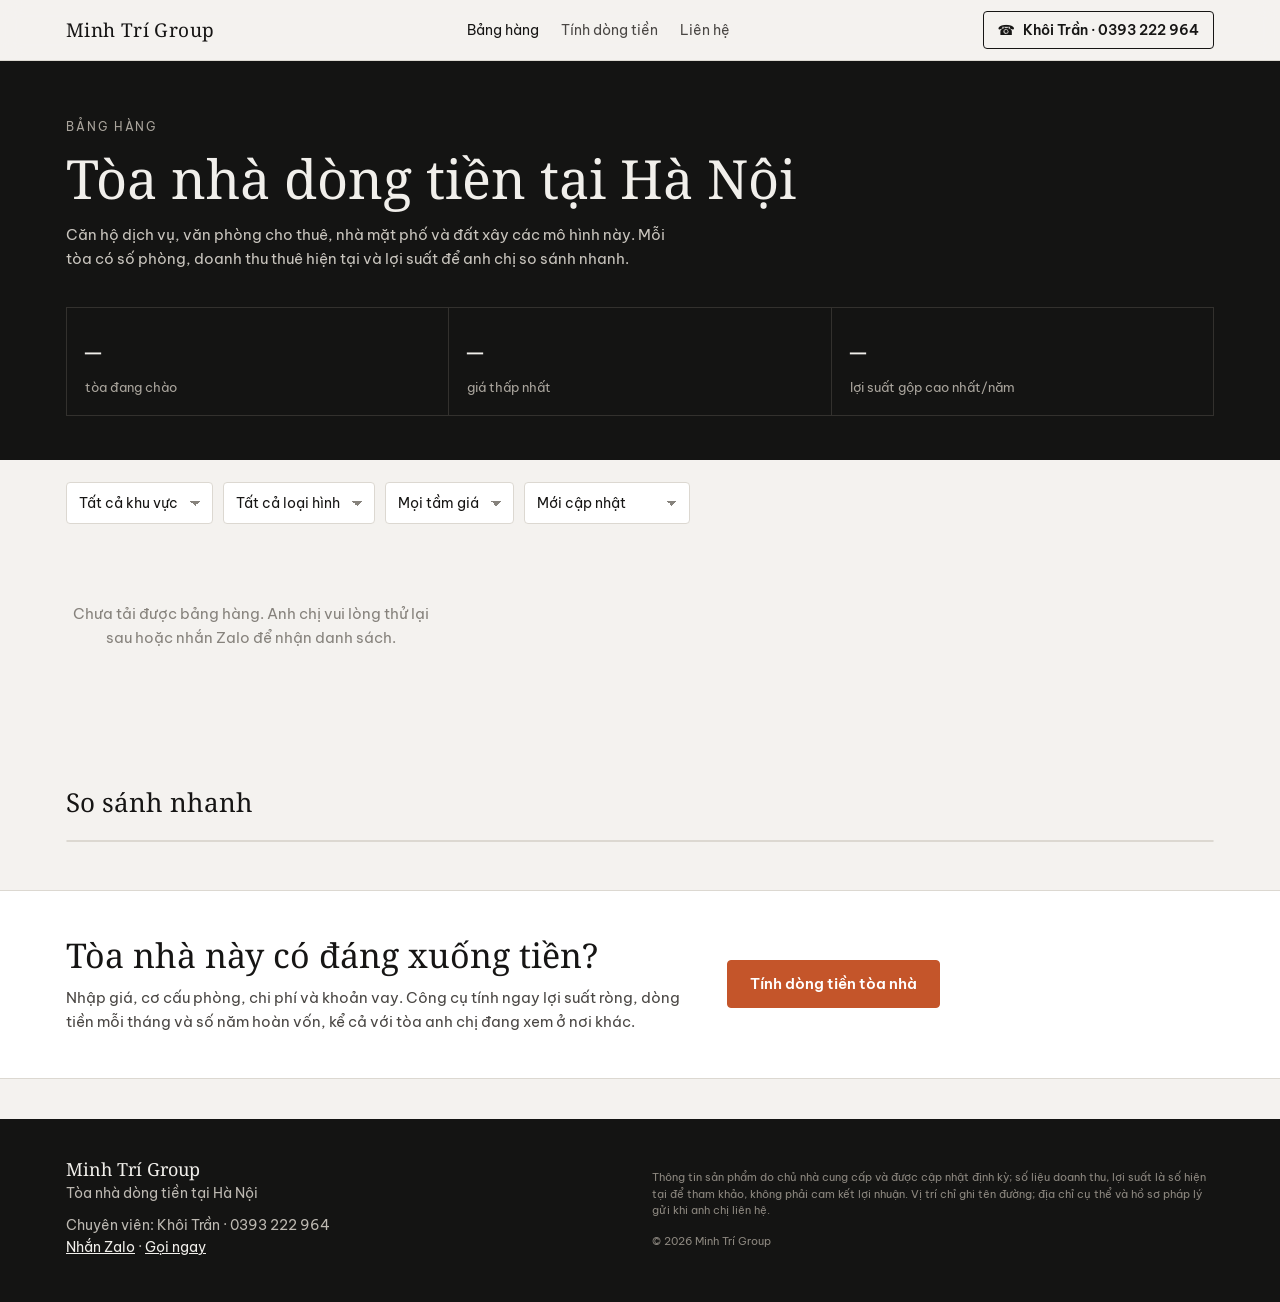
<file: index.html>
<!doctype html>
<html lang="vi">
<head>
<meta charset="utf-8">
<meta name="viewport" content="width=device-width, initial-scale=1">
<title>Tòa nhà dòng tiền Hà Nội | Minh Trí Group</title>
<meta name="description" content="Bảng hàng tòa nhà dòng tiền tại Hà Nội: căn hộ dịch vụ, văn phòng cho thuê, nhà mặt phố. Có số phòng, doanh thu thuê và lợi suất từng tòa, kèm công cụ tự tính dòng tiền.">
<link rel="preconnect" href="https://fonts.googleapis.com">
<link rel="preconnect" href="https://fonts.gstatic.com" crossorigin>
<link href="https://fonts.googleapis.com/css2?family=Be+Vietnam+Pro:wght@400;500;600&family=Noto+Serif:wght@400;600&display=swap" rel="stylesheet">
<link rel="stylesheet" href="assets/style.css">
</head>
<body>
<header class="top"><div class="wrap">
  <a class="logo" href="./" data-brand>Minh Trí Group</a>
  <nav class="nav"><a href="./" aria-current="page">Bảng hàng</a><a href="tinh-dong-tien.html">Tính dòng tiền</a><a href="#lien-he">Liên hệ</a></nav>
  <a class="call" data-tel href="#">☎ <span data-lien-he></span></a>
</div></header>

<section class="hero"><div class="wrap">
  <div class="eyebrow" id="updated">Bảng hàng</div>
  <h1>Tòa nhà dòng tiền tại Hà Nội</h1>
  <p>Căn hộ dịch vụ, văn phòng cho thuê, nhà mặt phố và đất xây các mô hình này. Mỗi tòa có số phòng, doanh thu thuê hiện tại và lợi suất để anh chị so sánh nhanh.</p>
  <div class="stats">
    <div class="stat"><b class="num" id="sCount">–</b><span>tòa đang chào</span></div>
    <div class="stat"><b class="num" id="sMin">–</b><span>giá thấp nhất</span></div>
    <div class="stat"><b class="num" id="sYield">–</b><span>lợi suất gộp cao nhất/năm</span></div>
  </div>
</div></section>

<main class="wrap">
  <div id="demoNote"></div>
  <div class="filters">
    <select id="fArea" aria-label="Khu vực"><option value="">Tất cả khu vực</option></select>
    <select id="fType" aria-label="Loại hình"><option value="">Tất cả loại hình</option></select>
    <select id="fPrice" aria-label="Khoảng giá">
      <option value="">Mọi tầm giá</option><option value="0-15">Dưới 15 tỷ</option><option value="15-20">15 – 20 tỷ</option>
      <option value="20-30">20 – 30 tỷ</option><option value="30-50">30 – 50 tỷ</option><option value="50-9999">Trên 50 tỷ</option>
    </select>
    <select id="fSort" aria-label="Sắp xếp">
      <option value="">Mới cập nhật</option><option value="yield">Lợi suất cao nhất</option>
      <option value="price-asc">Giá thấp đến cao</option><option value="price-desc">Giá cao đến thấp</option>
    </select>
    <span class="count" id="count"></span>
  </div>
  <div class="chips" id="areaChips"></div>
  <div class="grid" id="grid"><div class="state">Đang tải bảng hàng…</div></div>

  <h2 class="sec">So sánh nhanh</h2>
  <div class="tbl-wrap"><table class="tbl" id="tbl"></table></div>
</main>

<section class="band"><div class="wrap">
  <div>
    <h2>Tòa nhà này có đáng xuống tiền?</h2>
    <p>Nhập giá, cơ cấu phòng, chi phí và khoản vay. Công cụ tính ngay lợi suất ròng, dòng tiền mỗi tháng và số năm hoàn vốn, kể cả với tòa anh chị đang xem ở nơi khác.</p>
  </div>
  <div class="btns"><a class="btn primary" href="tinh-dong-tien.html">Tính dòng tiền tòa nhà</a></div>
</div></section>

<footer class="foot" id="lien-he"><div class="wrap">
  <div><b data-brand>Minh Trí Group</b><div data-slogan></div><div style="margin-top:10px">Chuyên viên: <span data-lien-he></span></div><div><a data-zalo href="#">Nhắn Zalo</a> · <a data-tel href="#">Gọi ngay</a></div></div>
  <div><small>Thông tin sản phẩm do chủ nhà cung cấp và được cập nhật định kỳ; số liệu doanh thu, lợi suất là số hiện tại để tham khảo, không phải cam kết lợi nhuận. Vị trí chỉ ghi tên đường; địa chỉ cụ thể và hồ sơ pháp lý gửi khi anh chị liên hệ.</small><small>© <span data-nam></span> <span data-brand>Minh Trí Group</span></small></div>
</div></footer>
<div class="fab"><a class="t" data-tel href="#">Gọi</a><a class="z" data-zalo href="#">Zalo</a></div>

<script src="assets/config.js"></script>
<script src="assets/app.js"></script>
<script>
(async () => {
  const { taiBangHang, fmt, pct, esc, viTri, dangBan, nhanTrangThai } = BDS;
  const grid = document.getElementById("grid");
  let ds = [], demo = false;
  try { ({ ds, demo } = await taiBangHang()); }
  catch (e) { grid.innerHTML = '<div class="state">Chưa tải được bảng hàng. Anh chị vui lòng thử lại sau hoặc nhắn Zalo để nhận danh sách.</div>'; return; }
  if (demo) document.getElementById("demoNote").innerHTML = '<div class="demo-note"><b>Dữ liệu minh họa</b> – chỉ để xem bố cục, không phải sản phẩm thật.</div>';

  const dang = ds.filter(dangBan);
  document.getElementById("sCount").textContent = fmt(dang.length);
  const gias = dang.map(s => s.giaSo).filter(isFinite);
  document.getElementById("sMin").textContent = gias.length ? fmt(Math.min(...gias), 1) + " tỷ" : "–";
  const ys = dang.map(s => s.loiSuatSo).filter(isFinite);
  document.getElementById("sYield").textContent = ys.length ? pct(Math.max(...ys)) : "–";
  const ngay = ds.map(s => s.capNhat).filter(Boolean).sort((a, b) => toDate(b) - toDate(a))[0];
  if (ngay) document.getElementById("updated").textContent = "Bảng hàng · cập nhật " + ngay;
  function toDate(s) { const m = String(s).match(/(\d{1,2})\/(\d{1,2})\/(\d{4})/); return m ? new Date(+m[3], m[2] - 1, +m[1]) : new Date(0); }

  // Bộ lọc
  const uniq = k => [...new Set(ds.map(s => s[k]).filter(Boolean))].sort((a, b) => a.localeCompare(b, "vi"));
  const fArea = document.getElementById("fArea"), fType = document.getElementById("fType");
  uniq("khuVuc").forEach(v => fArea.add(new Option(v + " (" + ds.filter(s => s.khuVuc === v).length + ")", v)));
  uniq("loai").forEach(v => fType.add(new Option(v, v)));
  const chips = document.getElementById("areaChips");
  chips.innerHTML = uniq("khuVuc").map(v => `<button class="chip" type="button" data-v="${esc(v)}" aria-pressed="false">${esc(v)} <span class="num">${ds.filter(s => s.khuVuc === v).length}</span></button>`).join("");
  chips.onclick = e => { const b = e.target.closest(".chip"); if (!b) return; fArea.value = fArea.value === b.dataset.v ? "" : b.dataset.v; render(); };
  ["fArea", "fType", "fPrice", "fSort"].forEach(id => document.getElementById(id).onchange = render);

  function render() {
    const area = fArea.value, type = fType.value, pr = document.getElementById("fPrice").value, sort = document.getElementById("fSort").value;
    let list = ds.filter(s => (!area || s.khuVuc === area) && (!type || s.loai === type));
    if (pr) { const [a, b] = pr.split("-").map(Number); list = list.filter(s => s.giaSo >= a && s.giaSo < b); }
    if (sort === "yield") list.sort((a, b) => (b.loiSuatSo || 0) - (a.loiSuatSo || 0));
    else if (sort === "price-asc") list.sort((a, b) => (a.giaSo || 1e9) - (b.giaSo || 1e9));
    else if (sort === "price-desc") list.sort((a, b) => (b.giaSo || 0) - (a.giaSo || 0));
    list.sort((a, b) => dangBan(b) - dangBan(a));
    chips.querySelectorAll(".chip").forEach(c => c.setAttribute("aria-pressed", c.dataset.v === area));
    document.getElementById("count").textContent = list.length + " tòa";
    grid.innerHTML = list.length ? list.map(card).join("") : '<div class="state">Chưa có tòa phù hợp bộ lọc. Nhắn Zalo để được gửi hàng chưa đăng.</div>';
    document.getElementById("tbl").innerHTML = "<thead><tr><th>Mã</th><th>Vị trí</th><th>Loại hình</th><th class='r'>Phòng</th><th class='r'>DT đất</th><th class='r'>Giá</th><th class='r'>Doanh thu/tháng</th><th class='r'>Lợi suất gộp</th><th>Trạng thái</th></tr></thead><tbody>" +
      list.map(s => `<tr><td><a href="toa-nha.html?ma=${encodeURIComponent(s.ma)}">${esc(s.ma)}</a></td><td>${esc(viTri(s))}</td><td>${esc(s.loai)}</td><td class="r num">${esc(s.phong || "–")}</td><td class="r num">${isFinite(s.dtDatSo) ? fmt(s.dtDatSo, 1) + " m²" : "–"}</td><td class="r num">${isFinite(s.giaSo) ? fmt(s.giaSo, 1) + " tỷ" : "–"}</td><td class="r num">${isFinite(s.doanhThuSo) ? fmt(s.doanhThuSo, 1) + " tr" : "–"}</td><td class="r num">${pct(s.loiSuatSo)}</td><td>${esc(nhanTrangThai(s))}</td></tr>`).join("") + "</tbody>";
  }
  function card(s) {
    const sold = !dangBan(s);
    const ph = s.anhUrl ? `<img src="${esc(s.anhUrl)}" alt="${esc(s.loai + " " + viTri(s))}" loading="lazy" referrerpolicy="no-referrer" onerror="this.remove()">` : "";
    const specs = [["Phòng", s.phong], ["DT đất", isFinite(s.dtDatSo) ? fmt(s.dtDatSo, 1) + " m²" : ""], ["Số tầng", s.tang], ["Doanh thu", isFinite(s.doanhThuSo) ? fmt(s.doanhThuSo, 1) + " tr/th" : ""], ["Đơn giá", isFinite(s.donGiaSo) ? fmt(s.donGiaSo) + " tr/m²" : ""], ["Mặt tiền", s.matTien ? s.matTien + " m" : ""]].filter(x => x[1]).slice(0, 6);
    return `<a class="card" href="toa-nha.html?ma=${encodeURIComponent(s.ma)}">
      <div class="ph"><div class="noimg">${esc(s.loai || "Tòa nhà")}</div>${ph}<span class="badge${sold ? " sold" : ""}">${esc(nhanTrangThai(s))}</span></div>
      <div class="body">
        <div class="meta">${esc(s.ma)} · ${esc(s.loai)}${s.hinhThuc && s.hinhThuc !== "Bán" ? " · " + esc(s.hinhThuc) : ""}</div>
        <h3 class="title">${esc(viTri(s) || "Hà Nội")}</h3>
        <div class="specs">${specs.map(([k, v]) => `<div>${k}<b class="num">${esc(v)}</b></div>`).join("")}</div>
        <div class="price"><b class="num">${isFinite(s.giaSo) ? fmt(s.giaSo, 1) + " tỷ" : "Liên hệ"}</b>${isFinite(s.loiSuatSo) ? `<span class="yield num">${pct(s.loiSuatSo)}/năm</span>` : ""}</div>
        <span class="more">Xem chi tiết →</span>
      </div></a>`;
  }
  render();
})();
</script>
</body>
</html>
</file>
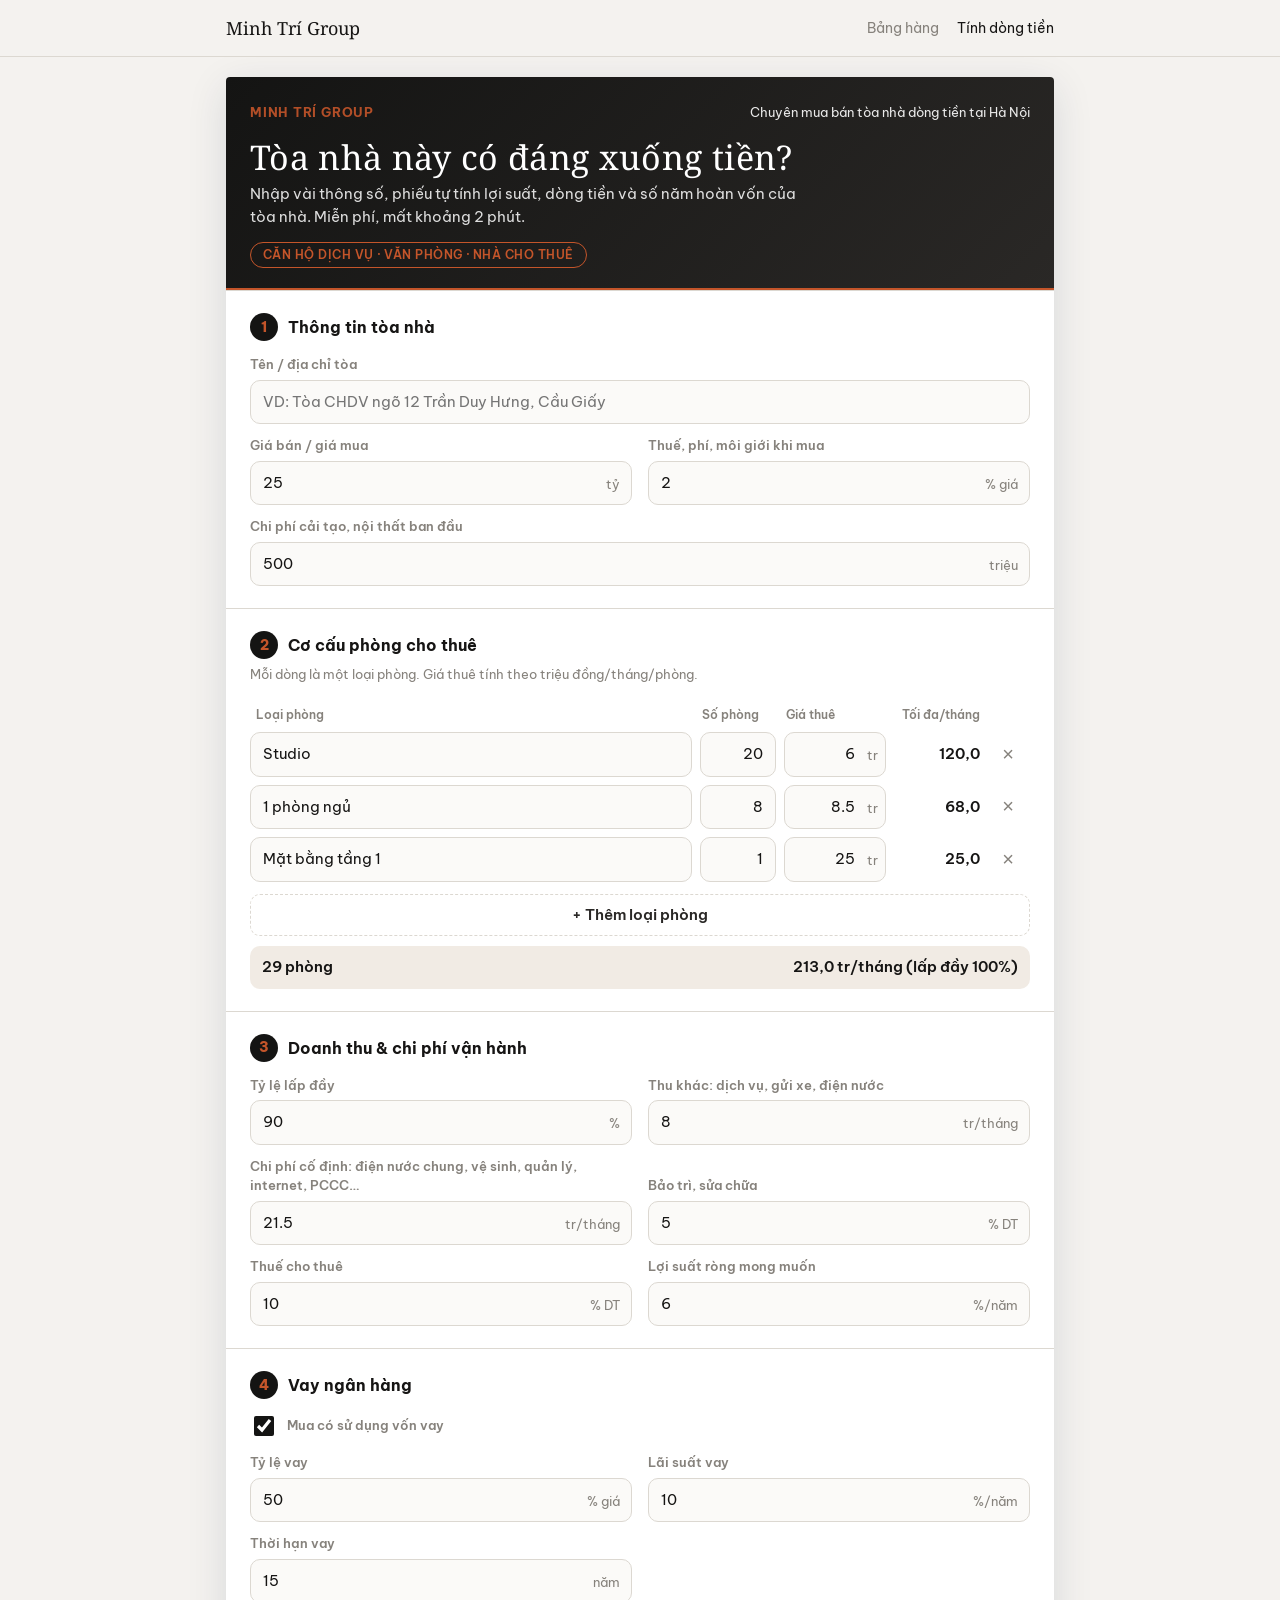
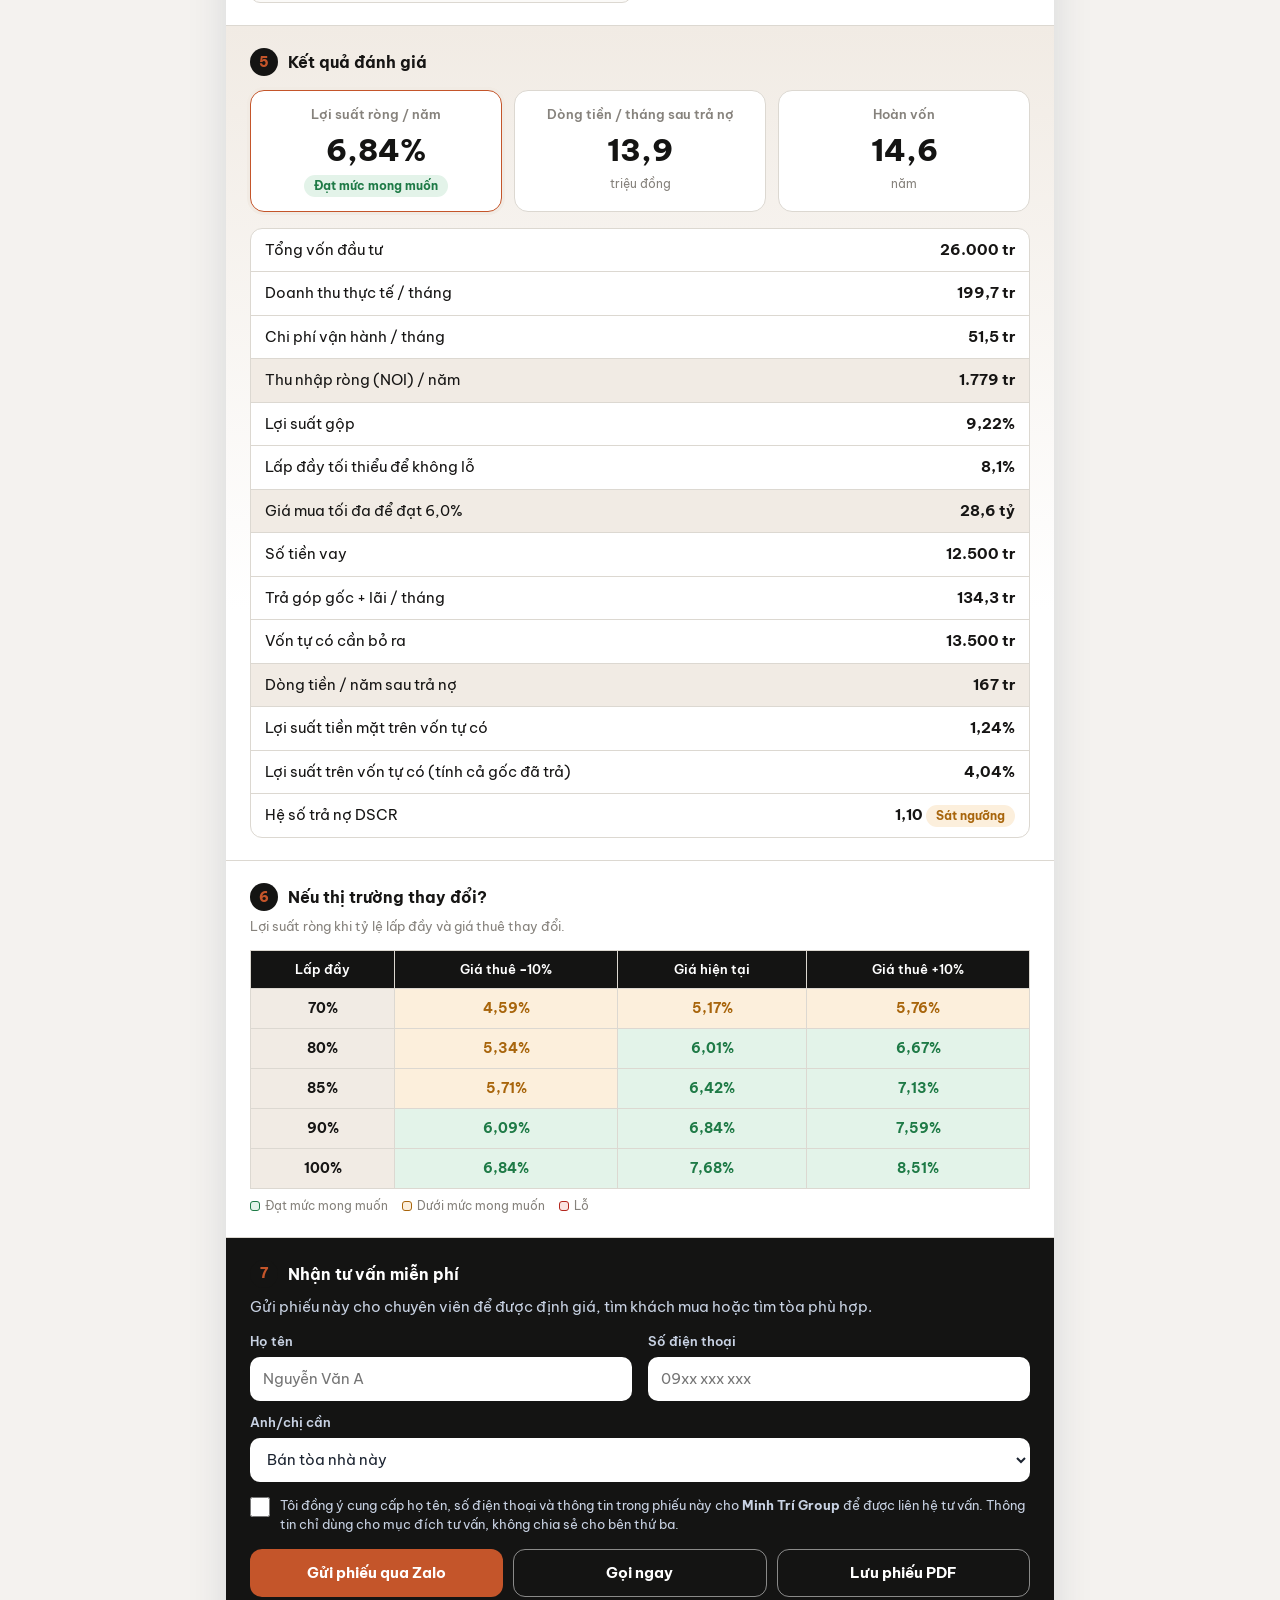
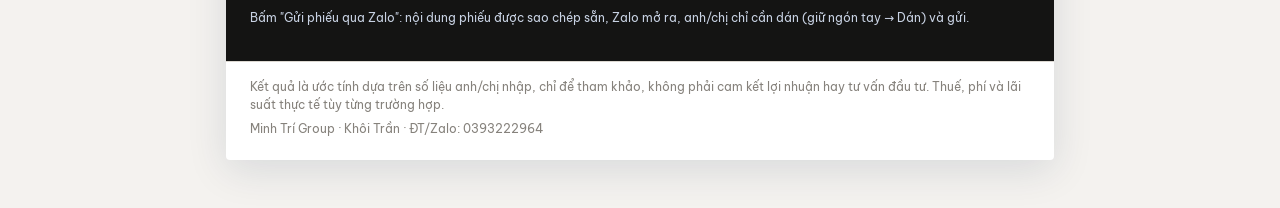
<file: tinh-dong-tien.html>
<!doctype html>
<html lang="vi">
<head>
<meta charset="utf-8">
<meta name="viewport" content="width=device-width, initial-scale=1">
<title>Tính dòng tiền tòa nhà | Minh Trí Group</title>
<meta name="description" content="Tự đánh giá lợi suất và dòng tiền tòa nhà cho thuê trong 2 phút.">
<link rel="preconnect" href="https://fonts.googleapis.com">
<link rel="preconnect" href="https://fonts.gstatic.com" crossorigin>
<link href="https://fonts.googleapis.com/css2?family=Be+Vietnam+Pro:wght@400;500;600;700;800&family=Noto+Serif:wght@400;600&display=swap" rel="stylesheet">
<style>
/* =========================================================
   CẤU HÌNH NHANH: sửa thông tin liên hệ ở cuối file (const LIEN_HE)
   ========================================================= */
:root{
  --navy:#141413; --navy-2:#2a2826; --gold:#c4552a; --gold-soft:#f1ebe4;
  --bg:#f4f2ef; --card:#ffffff; --ink:#161514; --muted:#86827c; --line:#dcd8d1;
  --good:#1e7a46; --good-bg:#e3f3e9; --warn:#a8650c; --warn-bg:#fcefdc; --bad:#b3261e; --bad-bg:#fbe3e1;
  --input:#fbfaf8;
}
@media (prefers-color-scheme: dark){
  :root:not([data-theme="light"]){
    --bg:#0f1520; --card:#18202d; --ink:#e7ebf2; --muted:#9aa6b8; --line:#2b3546;
    --gold-soft:#2a2420; --input:#1f2836;
    --good-bg:#16352a; --warn-bg:#3a2c16; --bad-bg:#3d1e1c; --good:#5fd08f; --warn:#f0b35a; --bad:#ff8a80;
  }
}
:root[data-theme="dark"]{
  --bg:#0f1520; --card:#18202d; --ink:#e7ebf2; --muted:#9aa6b8; --line:#2b3546;
  --gold-soft:#2a2420; --input:#1f2836;
  --good-bg:#16352a; --warn-bg:#3a2c16; --bad-bg:#3d1e1c; --good:#5fd08f; --warn:#f0b35a; --bad:#ff8a80;
}
:root[data-theme="dark"] .num{background:var(--gold);color:var(--navy)}
:root[data-theme="dark"] .add{color:var(--gold)}
:root[data-theme="dark"] .kpi .v{color:var(--gold)}
*{box-sizing:border-box}
html{-webkit-text-size-adjust:100%}
body{margin:0;background:var(--bg);color:var(--ink);font-family:"Be Vietnam Pro",system-ui,-apple-system,"Segoe UI",Roboto,sans-serif;font-size:15px;line-height:1.5}
.wrap{max-width:860px;margin:0 auto;padding:20px 16px 48px}
.sheet{background:var(--card);border-radius:4px;box-shadow:0 10px 40px rgba(19,41,75,.12);overflow:hidden}

/* Header phiếu */
.head{background:linear-gradient(135deg,var(--navy),var(--navy-2));color:#fff;padding:26px 24px 22px;position:relative}
.head::after{content:"";position:absolute;left:0;right:0;bottom:0;height:2px;background:var(--gold)}
.brand{display:flex;justify-content:space-between;gap:12px;flex-wrap:wrap;font-size:13px;opacity:.9}
.brand b{color:var(--gold);letter-spacing:.06em;text-transform:uppercase}
.head h1{margin:14px 0 6px;font-family:"Noto Serif",serif;font-size:clamp(24px,4.6vw,34px);line-height:1.2;font-weight:400;letter-spacing:.01em}
.head p{margin:0;opacity:.85;max-width:560px}
.stamp{display:inline-block;margin-top:14px;border:1.5px solid var(--gold);color:var(--gold);border-radius:999px;padding:3px 12px;font-size:12px;font-weight:600;letter-spacing:.04em}

/* Section */
.sec{padding:22px 24px;border-top:1px solid var(--line)}
.sec h2{display:flex;align-items:center;gap:10px;margin:0 0 14px;font-size:16px;font-weight:700;color:var(--ink)}
.num{flex:none;width:28px;height:28px;border-radius:50%;background:var(--navy);color:var(--gold);display:grid;place-items:center;font-size:14px;font-weight:800}
@media (prefers-color-scheme: dark){:root:not([data-theme="light"]) .num{background:var(--gold);color:var(--navy)}}
.hint{font-size:12.5px;color:var(--muted);margin:-8px 0 14px}
.grid{display:grid;grid-template-columns:repeat(2,minmax(0,1fr));gap:12px 16px;align-items:end}
.full{grid-column:1/-1}
label{display:block;font-size:13px;font-weight:600;color:var(--muted);margin-bottom:5px}
.field{position:relative}
input,select{width:100%;font:inherit;color:var(--ink);background:var(--input);border:1.5px solid var(--line);border-radius:10px;padding:10px 12px;min-height:44px;outline:none;transition:border-color .15s}
input:focus,select:focus{border-color:var(--gold)}
.unit{position:absolute;right:12px;bottom:11px;font-size:13px;color:var(--muted);pointer-events:none}
.field.has-unit input{padding-right:64px}
input[type=number]{-moz-appearance:textfield}
input::-webkit-outer-spin-button,input::-webkit-inner-spin-button{-webkit-appearance:none;margin:0}

/* Bảng phòng */
.rooms{width:100%;border-collapse:separate;border-spacing:0 8px}
.rooms th{font-size:12px;font-weight:600;color:var(--muted);text-align:left;padding:0 6px}
.rooms td{padding:0 4px;vertical-align:middle}
.rooms td:first-child{padding-left:0}
.rooms .del{background:none;border:0;color:var(--muted);font-size:20px;cursor:pointer;width:36px;height:44px;border-radius:8px}
.rooms .del:hover{background:var(--bad-bg);color:var(--bad)}
.rooms .sub{font-weight:600;white-space:nowrap;text-align:right;padding-right:6px}
.rooms .rc,.rooms .rr{text-align:right}
.rooms .rc{padding-right:12px}
.add{margin-top:4px;background:none;border:1.5px dashed var(--line);color:var(--navy-2);font:inherit;font-weight:600;border-radius:10px;padding:9px 14px;cursor:pointer;width:100%}
@media (prefers-color-scheme: dark){:root:not([data-theme="light"]) .add{color:var(--gold)}}
.total{display:flex;justify-content:space-between;margin-top:10px;padding:10px 12px;background:var(--gold-soft);border-radius:10px;font-weight:600}

/* Kết quả */
.result{background:linear-gradient(180deg,var(--gold-soft),transparent 70%)}
.kpis{display:grid;grid-template-columns:repeat(3,minmax(0,1fr));gap:12px}
.kpi{background:var(--card);border:1.5px solid var(--line);border-radius:14px;padding:14px;text-align:center}
.kpi.main{border-color:var(--gold);box-shadow:0 0 0 3px var(--gold-soft)}
.kpi .k{font-size:12.5px;color:var(--muted);font-weight:600}
.kpi .v{font-size:clamp(22px,4.2vw,30px);font-weight:800;color:var(--navy);margin:4px 0 2px;font-variant-numeric:tabular-nums}
@media (prefers-color-scheme: dark){:root:not([data-theme="light"]) .kpi .v{color:var(--gold)}}
.kpi .s{font-size:12px;color:var(--muted)}
.rows{margin-top:16px;border:1px solid var(--line);border-radius:12px;overflow:hidden;background:var(--card)}
.row{display:flex;justify-content:space-between;gap:12px;padding:10px 14px;border-top:1px solid var(--line)}
.row:first-child{border-top:0}
.row span:last-child{font-weight:700;font-variant-numeric:tabular-nums;text-align:right}
.row.hl{background:var(--gold-soft)}
.tag{display:inline-block;padding:2px 10px;border-radius:999px;font-size:12px;font-weight:700}
.tag.good{background:var(--good-bg);color:var(--good)} .tag.warn{background:var(--warn-bg);color:var(--warn)} .tag.bad{background:var(--bad-bg);color:var(--bad)}

/* Độ nhạy */
.sens{width:100%;border-collapse:collapse;font-variant-numeric:tabular-nums;font-size:14px}
.sens th,.sens td{border:1px solid var(--line);padding:9px 6px;text-align:center}
.sens th{background:var(--navy);color:#fff;font-weight:600;font-size:12.5px}
.sens td:first-child{font-weight:700;background:var(--gold-soft)}
.sens td.good{background:var(--good-bg);color:var(--good);font-weight:700}
.sens td.warn{background:var(--warn-bg);color:var(--warn);font-weight:700}
.sens td.bad{background:var(--bad-bg);color:var(--bad);font-weight:700}
.legend{display:flex;gap:14px;flex-wrap:wrap;font-size:12px;color:var(--muted);margin-top:8px}
.legend i{display:inline-block;width:10px;height:10px;border-radius:3px;margin-right:5px;vertical-align:-1px}

/* Vay */
.toggle{display:flex;align-items:center;gap:10px;font-weight:600;cursor:pointer;user-select:none}
.toggle input{width:20px;height:20px;min-height:0;accent-color:var(--navy)}
#loanBox[hidden]{display:none}

/* Liên hệ / CTA */
.cta{background:var(--navy);color:#fff}
.cta h2{color:#fff}
.cta label{color:#c8d2e3}
.cta input,.cta select{background:#fff;color:#1b2330;border-color:transparent}
.btns{display:flex;gap:10px;flex-wrap:wrap;margin-top:16px}
.btn{flex:1 1 200px;display:inline-flex;align-items:center;justify-content:center;gap:8px;min-height:48px;border-radius:12px;border:0;font:inherit;font-weight:700;cursor:pointer;text-decoration:none;padding:0 16px}
.btn.gold{background:var(--gold);color:#fff}
.btn.ghost{background:transparent;color:#fff;border:1.5px solid rgba(255,255,255,.5)}
.btn:hover{filter:brightness(1.06)}
.note{font-size:12px;color:#c8d2e3;margin-top:12px}
.toast{position:fixed;left:50%;bottom:22px;transform:translateX(-50%) translateY(20px);background:#111a;backdrop-filter:blur(6px);background:rgba(17,26,40,.92);color:#fff;padding:10px 16px;border-radius:10px;font-size:14px;opacity:0;transition:.25s;pointer-events:none;max-width:calc(100% - 32px);text-align:center}
.toast.on{opacity:1;transform:translateX(-50%)}
.foot{padding:16px 24px 22px;font-size:12px;color:var(--muted);border-top:1px solid var(--line)}
.err{color:var(--bad);font-size:12.5px;margin-top:6px;display:none}
.cta .err{color:#ffb4ab}
.consent{display:flex;gap:10px;align-items:flex-start;margin-top:14px;font-size:13px;font-weight:400;line-height:1.45;color:#dfe6f2;cursor:pointer}
.consent input{flex:none;width:20px;height:20px;min-height:0;margin:1px 0 0;accent-color:var(--gold)}

@media (max-width:620px){
  .wrap{padding:12px 12px 40px}
  .head,.sec,.foot{padding-left:16px;padding-right:16px}
  .grid{grid-template-columns:1fr}
  .kpis{grid-template-columns:1fr 1fr}
  .kpi.main{grid-column:1/-1}
  .rooms th:nth-child(4),.rooms td:nth-child(4){display:none}
}
@media print{
  body{background:#fff}
  .wrap{padding:0;max-width:none}
  .sheet{box-shadow:none;border-radius:0}
  .add,.del,.btns,.cta .note,#contactFields,#consentBox,.toast{display:none!important}
  .sec{break-inside:avoid}
  .cta{background:#fff;color:#000}
  .cta h2{color:#000}
}
.sitebar{position:sticky;top:0;z-index:20;background:var(--bg);border-bottom:1px solid var(--line)}
.sitebar .in{max-width:860px;margin:0 auto;padding:0 16px;height:56px;display:flex;align-items:center;justify-content:space-between;gap:12px}
.sitebar a{text-decoration:none;color:var(--ink)}
.sitebar .lg{font-family:"Noto Serif",serif;font-size:18px}
.sitebar nav{display:flex;gap:18px;font-size:14px}
.sitebar nav a{color:var(--muted)}
.prefill{background:var(--gold-soft);border-radius:4px;padding:10px 12px;font-size:13px;margin:-4px 0 14px}
</style>
</head>
<body>
<div class="sitebar"><div class="in"><a class="lg" href="./" id="siteBrand">Minh Trí Group</a><nav><a href="./">Bảng hàng</a><a href="tinh-dong-tien.html" style="color:var(--ink)">Tính dòng tiền</a></nav></div></div>
<div class="wrap">
<div class="sheet">

  <header class="head">
    <div class="brand"><b id="brandName">Minh Trí Group</b><span id="brandLine">Chuyên mua bán tòa nhà dòng tiền tại Hà Nội</span></div>
    <h1>Tòa nhà này có đáng xuống tiền?</h1>
    <p>Nhập vài thông số, phiếu tự tính lợi suất, dòng tiền và số năm hoàn vốn của tòa nhà. Miễn phí, mất khoảng 2 phút.</p>
    <span class="stamp">CĂN HỘ DỊCH VỤ · VĂN PHÒNG · NHÀ CHO THUÊ</span>
    <div id="prefillNote"></div>
  </header>

  <section class="sec">
    <h2><span class="num">1</span>Thông tin tòa nhà</h2>
    <div class="grid">
      <div class="full"><label for="name">Tên / địa chỉ tòa</label><input id="name" placeholder="VD: Tòa CHDV ngõ 12 Trần Duy Hưng, Cầu Giấy"></div>
      <div class="field has-unit"><label for="price">Giá bán / giá mua</label><input id="price" type="number" inputmode="decimal" step="0.1" value="25"><span class="unit">tỷ</span></div>
      <div class="field has-unit"><label for="fee">Thuế, phí, môi giới khi mua</label><input id="fee" type="number" inputmode="decimal" step="0.1" value="2"><span class="unit">% giá</span></div>
      <div class="field has-unit full"><label for="reno">Chi phí cải tạo, nội thất ban đầu</label><input id="reno" type="number" inputmode="decimal" value="500"><span class="unit">triệu</span></div>
    </div>
  </section>

  <section class="sec">
    <h2><span class="num">2</span>Cơ cấu phòng cho thuê</h2>
    <p class="hint">Mỗi dòng là một loại phòng. Giá thuê tính theo triệu đồng/tháng/phòng.</p>
    <table class="rooms" id="rooms">
      <thead><tr><th>Loại phòng</th><th style="width:84px">Số phòng</th><th style="width:110px">Giá thuê</th><th style="width:96px;text-align:right">Tối đa/tháng</th><th style="width:36px"></th></tr></thead>
      <tbody></tbody>
    </table>
    <button class="add" id="addRoom" type="button">+ Thêm loại phòng</button>
    <div class="total"><span id="roomCount">0 phòng</span><span id="maxRev">0 tr/tháng</span></div>
  </section>

  <section class="sec">
    <h2><span class="num">3</span>Doanh thu &amp; chi phí vận hành</h2>
    <div class="grid">
      <div class="field has-unit"><label for="occ">Tỷ lệ lấp đầy</label><input id="occ" type="number" inputmode="decimal" min="0" max="100" value="90"><span class="unit">%</span></div>
      <div class="field has-unit"><label for="other">Thu khác: dịch vụ, gửi xe, điện nước</label><input id="other" type="number" inputmode="decimal" value="8"><span class="unit">tr/tháng</span></div>
      <div class="field has-unit"><label for="fixed">Chi phí cố định: điện nước chung, vệ sinh, quản lý, internet, PCCC…</label><input id="fixed" type="number" inputmode="decimal" value="21.5"><span class="unit">tr/tháng</span></div>
      <div class="field has-unit"><label for="maint">Bảo trì, sửa chữa</label><input id="maint" type="number" inputmode="decimal" value="5"><span class="unit">% DT</span></div>
      <div class="field has-unit"><label for="tax">Thuế cho thuê</label><input id="tax" type="number" inputmode="decimal" value="10"><span class="unit">% DT</span></div>
      <div class="field has-unit"><label for="target">Lợi suất ròng mong muốn</label><input id="target" type="number" inputmode="decimal" step="0.1" value="6"><span class="unit">%/năm</span></div>
    </div>
  </section>

  <section class="sec">
    <h2><span class="num">4</span>Vay ngân hàng</h2>
    <label class="toggle"><input type="checkbox" id="useLoan" checked> Mua có sử dụng vốn vay</label>
    <div id="loanBox" style="margin-top:14px">
      <div class="grid">
        <div class="field has-unit"><label for="ltv">Tỷ lệ vay</label><input id="ltv" type="number" inputmode="decimal" min="0" max="90" value="50"><span class="unit">% giá</span></div>
        <div class="field has-unit"><label for="rate">Lãi suất vay</label><input id="rate" type="number" inputmode="decimal" step="0.1" value="10"><span class="unit">%/năm</span></div>
        <div class="field has-unit"><label for="term">Thời hạn vay</label><input id="term" type="number" inputmode="numeric" value="15"><span class="unit">năm</span></div>
      </div>
    </div>
  </section>

  <section class="sec result" aria-live="polite">
    <h2><span class="num">5</span>Kết quả đánh giá</h2>
    <div class="kpis">
      <div class="kpi main"><div class="k">Lợi suất ròng / năm</div><div class="v" id="kNet">–</div><div class="s" id="kNetTag"></div></div>
      <div class="kpi"><div class="k" id="kCfLabel">Dòng tiền ròng / tháng</div><div class="v" id="kCf">–</div><div class="s" id="kCfSub">triệu đồng</div></div>
      <div class="kpi"><div class="k">Hoàn vốn</div><div class="v" id="kPay">–</div><div class="s">năm</div></div>
    </div>
    <div class="rows" id="detail"></div>
  </section>

  <section class="sec">
    <h2><span class="num">6</span>Nếu thị trường thay đổi?</h2>
    <p class="hint">Lợi suất ròng khi tỷ lệ lấp đầy và giá thuê thay đổi.</p>
    <div style="overflow-x:auto"><table class="sens" id="sens"></table></div>
    <div class="legend"><span><i style="background:var(--good-bg);border:1px solid var(--good)"></i>Đạt mức mong muốn</span><span><i style="background:var(--warn-bg);border:1px solid var(--warn)"></i>Dưới mức mong muốn</span><span><i style="background:var(--bad-bg);border:1px solid var(--bad)"></i>Lỗ</span></div>
  </section>

  <section class="sec cta">
    <h2><span class="num">7</span>Nhận tư vấn miễn phí</h2>
    <p style="margin:-6px 0 14px;color:#c8d2e3">Gửi phiếu này cho chuyên viên để được định giá, tìm khách mua hoặc tìm tòa phù hợp.</p>
    <div class="grid" id="contactFields">
      <div><label for="cName">Họ tên</label><input id="cName" autocomplete="name" placeholder="Nguyễn Văn A"></div>
      <div><label for="cPhone">Số điện thoại</label><input id="cPhone" type="tel" inputmode="tel" autocomplete="tel" placeholder="09xx xxx xxx"></div>
      <div class="full"><label for="cNeed">Anh/chị cần</label>
        <select id="cNeed">
          <option>Bán tòa nhà này</option>
          <option>Mua tòa nhà dòng tiền</option>
          <option>Ước tính giá trị tòa nhà</option>
          <option>Tư vấn vận hành, tăng lợi suất</option>
        </select>
      </div>
    </div>
    <label class="consent" id="consentBox"><input type="checkbox" id="consent"><span>Tôi đồng ý cung cấp họ tên, số điện thoại và thông tin trong phiếu này cho <b id="consentBrand">Minh Trí Group</b> để được liên hệ tư vấn. Thông tin chỉ dùng cho mục đích tư vấn, không chia sẻ cho bên thứ ba.</span></label>
    <div class="err" id="err">Vui lòng nhập họ tên và số điện thoại để chuyên viên liên hệ lại.</div>
    <div class="btns">
      <button class="btn gold" id="sendZalo" type="button">Gửi phiếu qua Zalo</button>
      <a class="btn ghost" id="callBtn" href="#" target="_blank" rel="noopener">Gọi ngay</a>
      <button class="btn ghost" id="printBtn" type="button">Lưu phiếu PDF</button>
    </div>
    <p class="note">Bấm "Gửi phiếu qua Zalo": nội dung phiếu được sao chép sẵn, Zalo mở ra, anh/chị chỉ cần dán (giữ ngón tay → Dán) và gửi.</p>
  </section>

  <footer class="foot">
    Kết quả là ước tính dựa trên số liệu anh/chị nhập, chỉ để tham khảo, không phải cam kết lợi nhuận hay tư vấn đầu tư. Thuế, phí và lãi suất thực tế tùy từng trường hợp.
    <div style="margin-top:6px" id="footContact"></div>
  </footer>
</div>
</div>
<div class="toast" id="toast"></div>

<script src="assets/config.js"></script>
<script>
/* =========================================================
   THÔNG TIN LIÊN HỆ – SỬA 4 DÒNG NÀY TRƯỚC KHI ĐĂNG
   zalo: số điện thoại đăng ký Zalo, viết liền, ví dụ "0912345678"
   ========================================================= */
const LIEN_HE = {
  thuongHieu: CAU_HINH.thuongHieu,
  nguoiPhuTrach: CAU_HINH.chuyenVien,
  dienThoai: CAU_HINH.dienThoai,
  zalo: CAU_HINH.zalo
};
document.getElementById("siteBrand").textContent = CAU_HINH.thuongHieu;

const $ = id => document.getElementById(id);
const num = id => { const v = parseFloat(String($(id).value).replace(",", ".")); return isFinite(v) ? v : 0; };
const fmt = (v, d = 0) => isFinite(v) ? v.toLocaleString("vi-VN", { minimumFractionDigits: d, maximumFractionDigits: d }) : "–";
const pct = (v, d = 2) => isFinite(v) ? fmt(v * 100, d) + "%" : "–";

/* --- Cơ cấu phòng --- */
const tbody = document.querySelector("#rooms tbody");
function addRoom(name = "", n = "", r = "") {
  const tr = document.createElement("tr");
  tr.innerHTML = `<td><input class="rn" placeholder="VD: Studio" value="${name}"></td>
    <td><input class="rc" type="number" inputmode="numeric" value="${n}"></td>
    <td><div class="field has-unit"><input class="rr" type="number" inputmode="decimal" step="0.1" value="${r}" style="padding-right:30px"><span class="unit" style="right:8px">tr</span></div></td>
    <td class="sub">–</td>
    <td><button class="del" type="button" aria-label="Xóa dòng">×</button></td>`;
  tr.querySelector(".del").onclick = () => { tr.remove(); calc(); };
  tbody.appendChild(tr);
}
const Q = new URLSearchParams(location.search);
if (Q.has("gia")) {
  // Mở từ trang chi tiết: điền sẵn giá, số phòng và giá thuê bình quân (= doanh thu hiện tại / số phòng)
  $("name").value = (Q.get("ma") ? Q.get("ma") + " · " : "") + (Q.get("ten") || "");
  $("price").value = Q.get("gia");
  if (Q.get("phong")) addRoom("Phòng (giá thuê bình quân)", Q.get("phong"), Q.get("thue") || "");
  else addRoom();
  $("occ").value = 100; $("other").value = 0;
  $("prefillNote").innerHTML = '<p class="prefill" style="color:var(--ink);margin-top:14px">Đã điền sẵn giá và doanh thu hiện tại của tòa (lấp đầy 100%, thu khác 0). Chi phí vận hành, thuế và khoản vay đang là số mặc định, anh chị chỉnh theo thực tế.</p>';
} else {
  [["Studio", 20, 6], ["1 phòng ngủ", 8, 8.5], ["Mặt bằng tầng 1", 1, 25]].forEach(r => addRoom(...r));
}
$("addRoom").onclick = () => { addRoom(); tbody.lastElementChild.querySelector(".rn").focus(); };

$("useLoan").onchange = () => { $("loanBox").hidden = !$("useLoan").checked; calc(); };

/* --- Tính toán (giống file Google Sheet "Phân tích tài chính tòa nhà cho thuê") --- */
function noiFor(M, occ, other, F, p) { return ((M * occ + other) * (1 - p) - F) * 12; }

let last = {};
function calc() {
  let rooms = 0, M = 0;
  tbody.querySelectorAll("tr").forEach(tr => {
    const n = parseFloat(tr.querySelector(".rc").value) || 0;
    const r = parseFloat(tr.querySelector(".rr").value) || 0;
    rooms += n; M += n * r;
    tr.querySelector(".sub").textContent = n && r ? fmt(n * r, 1) : "–";
  });
  $("roomCount").textContent = fmt(rooms) + " phòng";
  $("maxRev").textContent = fmt(M, 1) + " tr/tháng (lấp đầy 100%)";

  const price = num("price"), fee = num("fee") / 100, reno = num("reno");
  const occ = Math.min(Math.max(num("occ"), 0), 100) / 100, other = num("other");
  const F = num("fixed"), p = (num("maint") + num("tax")) / 100, target = num("target") / 100;

  const V = price * 1000 * (1 + fee) + reno;
  const Rm = M * occ + other, Ry = Rm * 12;
  const costY = (F + Rm * p) * 12;
  const NOI = Ry - costY;
  const gross = Ry / V, net = NOI / V, pay = NOI > 0 ? V / NOI : NaN;
  const be = M > 0 ? Math.max(0, (F / (1 - p) - other) / M) : NaN;
  const maxPrice = target > 0 ? Math.max(0, (NOI / target - reno) / (1 + fee) / 1000) : NaN;

  const loan = $("useLoan").checked;
  const L = loan ? price * 1000 * num("ltv") / 100 : 0;
  const r = num("rate") / 100 / 12, nper = num("term") * 12;
  const pmt = L > 0 && nper > 0 ? (r > 0 ? L * r / (1 - Math.pow(1 + r, -nper)) : L / nper) : 0;
  const debtY = pmt * 12;
  let int1 = 0, bal = L;
  for (let i = 0; i < 12 && i < nper; i++) { const it = bal * r; int1 += it; bal -= (pmt - it); }
  const equity = V - L, cfY = NOI - debtY;
  const coc = cfY / equity, dscr = debtY > 0 ? NOI / debtY : NaN;

  // KPI
  $("kNet").textContent = V > 0 ? pct(net) : "–";
  const tg = $("kNetTag");
  if (!(V > 0) || !isFinite(net)) tg.innerHTML = "";
  else if (net < 0) tg.innerHTML = '<span class="tag bad">Đang lỗ</span>';
  else if (net >= target) tg.innerHTML = '<span class="tag good">Đạt mức mong muốn</span>';
  else tg.innerHTML = '<span class="tag warn">Dưới mức mong muốn</span>';
  $("kCfLabel").textContent = loan && L > 0 ? "Dòng tiền / tháng sau trả nợ" : "Thu nhập ròng / tháng";
  $("kCf").textContent = fmt(cfY / 12, 1);
  $("kCf").style.color = cfY < 0 ? "var(--bad)" : "";
  $("kPay").textContent = isFinite(pay) ? fmt(pay, 1) : "Không";

  const rows = [
    ["Tổng vốn đầu tư", fmt(V) + " tr"],
    ["Doanh thu thực tế / tháng", fmt(Rm, 1) + " tr"],
    ["Chi phí vận hành / tháng", fmt(costY / 12, 1) + " tr"],
    ["Thu nhập ròng (NOI) / năm", fmt(NOI) + " tr", 1],
    ["Lợi suất gộp", pct(gross)],
    ["Lấp đầy tối thiểu để không lỗ", pct(be, 1)],
    ["Giá mua tối đa để đạt " + pct(target, 1), fmt(maxPrice, 1) + " tỷ", 1],
  ];
  if (loan && L > 0) rows.push(
    ["Số tiền vay", fmt(L) + " tr"],
    ["Trả góp gốc + lãi / tháng", fmt(pmt, 1) + " tr"],
    ["Vốn tự có cần bỏ ra", fmt(equity) + " tr"],
    ["Dòng tiền / năm sau trả nợ", fmt(cfY) + " tr", 1],
    ["Lợi suất tiền mặt trên vốn tự có", pct(coc)],
    ["Lợi suất trên vốn tự có (tính cả gốc đã trả)", pct((cfY + debtY - int1) / equity)],
    ["Hệ số trả nợ DSCR", isFinite(dscr) ? fmt(dscr, 2) + (dscr < 1 ? ' <span class="tag bad">Không đủ trả nợ</span>' : dscr < 1.2 ? ' <span class="tag warn">Sát ngưỡng</span>' : ' <span class="tag good">An toàn</span>') : "–"]
  );
  $("detail").innerHTML = rows.map(([k, v, h]) => `<div class="row${h ? " hl" : ""}"><span>${k}</span><span>${v}</span></div>`).join("");

  // Độ nhạy
  const occs = [0.7, 0.8, 0.85, 0.9, 1], mods = [-0.1, 0, 0.1];
  let h = "<tr><th>Lấp đầy</th><th>Giá thuê −10%</th><th>Giá hiện tại</th><th>Giá thuê +10%</th></tr>";
  occs.forEach(o => {
    h += `<tr><td>${Math.round(o * 100)}%</td>`;
    mods.forEach(m => {
      const y = noiFor(M * (1 + m), o, other, F, p) / V;
      const c = !isFinite(y) ? "" : y < 0 ? "bad" : y >= target ? "good" : "warn";
      h += `<td class="${c}">${V > 0 ? pct(y) : "–"}</td>`;
    });
    h += "</tr>";
  });
  $("sens").innerHTML = h;

  last = { price, rooms, M, occ, V, Rm, NOI, net, gross, pay, cfY, loan: loan && L > 0, L, equity, dscr };
}
document.addEventListener("input", e => { if (!e.target.closest(".cta")) calc(); });
calc();

/* --- Liên hệ --- */
function applyContact() {
  $("brandName").textContent = LIEN_HE.thuongHieu;
  $("consentBrand").textContent = LIEN_HE.thuongHieu;
  const parts = [LIEN_HE.thuongHieu, LIEN_HE.nguoiPhuTrach, LIEN_HE.dienThoai && ("ĐT/Zalo: " + LIEN_HE.dienThoai)].filter(Boolean);
  $("footContact").textContent = parts.join(" · ");
  const phone = LIEN_HE.dienThoai.replace(/\D/g, "");
  if (phone) $("callBtn").href = "tel:" + phone;
  else $("callBtn").style.display = "none";
}
applyContact();

function toast(msg) { const t = $("toast"); t.textContent = msg; t.classList.add("on"); clearTimeout(t._h); t._h = setTimeout(() => t.classList.remove("on"), 3800); }

function summary() {
  const d = last;
  const roomLines = [...tbody.querySelectorAll("tr")].map(tr => {
    const n = tr.querySelector(".rn").value || "Phòng", c = tr.querySelector(".rc").value, r = tr.querySelector(".rr").value;
    return c ? `  - ${n}: ${c} phòng x ${r} tr` : "";
  }).filter(Boolean).join("\n");
  let s = `PHIẾU DÒNG TIỀN TÒA NHÀ
Khách: ${$("cName").value.trim()} - ${$("cPhone").value.trim()}
Nhu cầu: ${$("cNeed").value}
Tòa: ${$("name").value.trim() || "(chưa ghi)"}
Giá: ${fmt(d.price, 1)} tỷ | ${fmt(d.rooms)} phòng | Lấp đầy ${fmt(d.occ * 100)}%
${roomLines}
Doanh thu thực tế: ${fmt(d.Rm, 1)} tr/tháng
NOI: ${fmt(d.NOI)} tr/năm
Lợi suất gộp: ${pct(d.gross)} | Lợi suất ròng: ${pct(d.net)}
Hoàn vốn: ${isFinite(d.pay) ? fmt(d.pay, 1) + " năm" : "không hoàn vốn"}`;
  if (d.loan) s += `\nVay ${fmt(d.L)} tr | Dòng tiền sau trả nợ: ${fmt(d.cfY / 12, 1)} tr/tháng | DSCR ${fmt(d.dscr, 2)}`;
  return s;
}

$("sendZalo").onclick = async () => {
  if (!$("cName").value.trim() || !$("cPhone").value.trim()) { $("err").textContent = "Vui lòng nhập họ tên và số điện thoại để chuyên viên liên hệ lại."; $("err").style.display = "block"; $("cName").focus(); return; }
  if (!$("consent").checked) { $("err").textContent = "Vui lòng tick ô đồng ý để gửi phiếu cho chuyên viên."; $("err").style.display = "block"; $("consent").focus(); return; }
  $("err").style.display = "none";
  const text = summary();
  let copied = false;
  try { await navigator.clipboard.writeText(text); copied = true; } catch (e) {
    try { const ta = document.createElement("textarea"); ta.value = text; document.body.appendChild(ta); ta.select(); copied = document.execCommand("copy"); ta.remove(); } catch (e2) {}
  }
  const z = LIEN_HE.zalo.replace(/\D/g, "");
  if (!z) { toast(copied ? "Đã sao chép nội dung phiếu. (Chưa cài số Zalo nhận phiếu)" : "Chưa cài số Zalo nhận phiếu"); return; }
  toast(copied ? "Đã sao chép phiếu. Mở Zalo, dán vào và gửi." : "Mở Zalo… vui lòng chụp màn hình phiếu để gửi.");
  setTimeout(() => {
    const url = "https://zalo.me/" + z;
    const w = window.open(url, "_blank", "noopener");
    if (!w) { try { window.top.location.href = url; } catch (e) { location.href = url; } }
  }, 600);
};
$("printBtn").onclick = () => window.print();
</script>
</body>
</html>
</file>
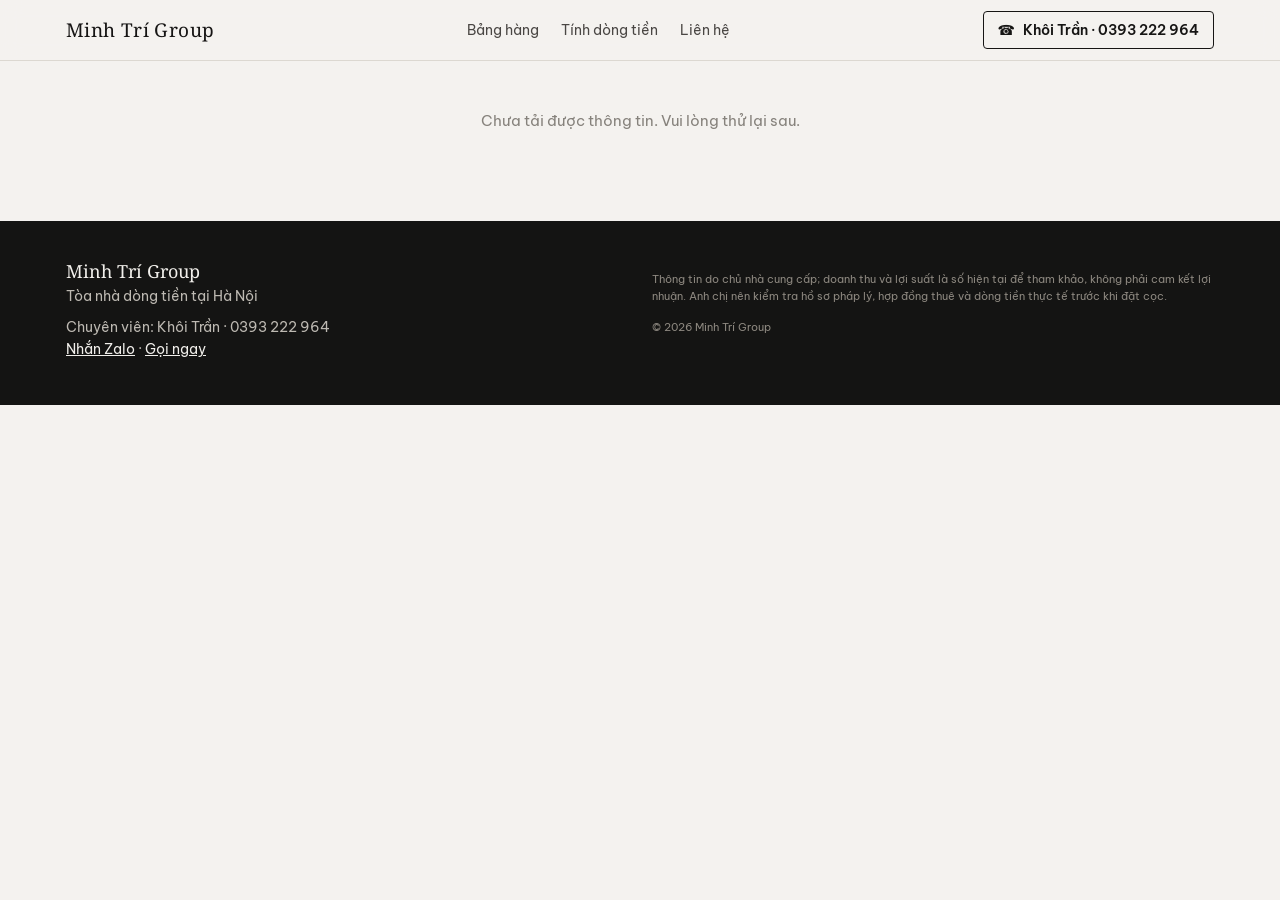
<file: toa-nha.html>
<!doctype html>
<html lang="vi">
<head>
<meta charset="utf-8">
<meta name="viewport" content="width=device-width, initial-scale=1">
<title>Chi tiết tòa nhà | Minh Trí Group</title>
<meta name="description" content="Thông số, doanh thu thuê và lợi suất của tòa nhà dòng tiền tại Hà Nội.">
<link rel="preconnect" href="https://fonts.googleapis.com">
<link rel="preconnect" href="https://fonts.gstatic.com" crossorigin>
<link href="https://fonts.googleapis.com/css2?family=Be+Vietnam+Pro:wght@400;500;600&family=Noto+Serif:wght@400;600&display=swap" rel="stylesheet">
<link rel="stylesheet" href="assets/style.css">
</head>
<body>
<header class="top"><div class="wrap">
  <a class="logo" href="./" data-brand>Minh Trí Group</a>
  <nav class="nav"><a href="./">Bảng hàng</a><a href="tinh-dong-tien.html">Tính dòng tiền</a><a href="#lien-he">Liên hệ</a></nav>
  <a class="call" data-tel href="#">☎ <span data-lien-he></span></a>
</div></header>

<main class="wrap" id="main"><div class="state">Đang tải…</div></main>

<footer class="foot" id="lien-he"><div class="wrap">
  <div><b data-brand>Minh Trí Group</b><div data-slogan></div><div style="margin-top:10px">Chuyên viên: <span data-lien-he></span></div><div><a data-zalo href="#">Nhắn Zalo</a> · <a data-tel href="#">Gọi ngay</a></div></div>
  <div><small>Thông tin do chủ nhà cung cấp; doanh thu và lợi suất là số hiện tại để tham khảo, không phải cam kết lợi nhuận. Anh chị nên kiểm tra hồ sơ pháp lý, hợp đồng thuê và dòng tiền thực tế trước khi đặt cọc.</small><small>© <span data-nam></span> <span data-brand>Minh Trí Group</span></small></div>
</div></footer>
<div class="fab"><a class="t" data-tel href="#">Gọi</a><a class="z" data-zalo href="#">Zalo</a></div>

<script src="assets/config.js"></script>
<script src="assets/app.js"></script>
<script>
(async () => {
  const { taiBangHang, fmt, pct, esc, viTri, nhanTrangThai, linkTinh, giaoDienChung } = BDS;
  const main = document.getElementById("main");
  const q = new URLSearchParams(location.search), ma = q.get("ma");
  let ds = [], demo = false;
  try { ({ ds, demo } = await taiBangHang()); } catch (e) { main.innerHTML = '<div class="state">Chưa tải được thông tin. Vui lòng thử lại sau.</div>'; return; }
  const s = ds.find(x => x.ma === ma);
  const back = "./" + (demo ? "?demo" : "");
  if (!s) { main.innerHTML = `<div class="state">Không tìm thấy tòa này, có thể đã bán hoặc ngừng chào. <a href="${back}">Xem bảng hàng</a></div>`; return; }

  document.title = `${s.loai || "Tòa nhà"} ${viTri(s)} | ${CAU_HINH.thuongHieu}`;
  const ph = s.anhUrl ? `<img src="${esc(s.anhUrl)}" alt="${esc(s.loai + " " + viTri(s))}" referrerpolicy="no-referrer" onerror="this.remove()">` : "";
  const rows = [
    ["Loại hình", s.loai], ["Hình thức", s.hinhThuc], ["Khu vực", s.khuVuc], ["Phường", s.phuong],
    ["Diện tích đất", isFinite(s.dtDatSo) ? fmt(s.dtDatSo, 1) + " m²" : ""], ["DT sử dụng", s.dtSuDung ? s.dtSuDung + " m²" : ""],
    ["DT xây dựng", s.dtXayDung ? s.dtXayDung + " m²" : ""], ["Mặt tiền", s.matTien ? s.matTien + " m" : ""],
    ["Số tầng", s.tang], ["Số phòng", s.phong], ["Đường / ngõ", s.ngo], ["Hiện trạng", s.hienTrang],
    ["Pháp lý", s.phapLy], ["Đơn giá", isFinite(s.donGiaSo) ? fmt(s.donGiaSo) + " tr/m²" : ""], ["Cập nhật", s.capNhat]
  ].filter(r => r[1]);
  const flows = [];
  if (isFinite(s.doanhThuSo)) flows.push(["Tự vận hành", s.doanhThuSo, s.loiSuatSo, "Doanh thu thuê hiện tại, chưa trừ chi phí vận hành"]);
  if (isFinite(s.khoanSo)) flows.push(["Cho thuê khoán", s.khoanSo, s.loiSuatKhoan, "Giao cả tòa cho đơn vị vận hành, nhận tiền cố định"]);
  const msg = encodeURIComponent(`Chào ${CAU_HINH.chuyenVien}, tôi quan tâm tòa ${s.ma} (${viTri(s)}).`);

  main.innerHTML = `
    <div class="crumb"><a href="${back}">Bảng hàng</a> / ${esc(s.khuVuc || "Hà Nội")} / ${esc(s.ma)}</div>
    ${demo ? '<div class="demo-note"><b>Dữ liệu minh họa</b> – không phải sản phẩm thật.</div>' : ""}
    <div class="d-head">
      <div class="d-photo"><div class="ph" style="position:absolute;inset:0"><div class="noimg">${esc(s.loai || "Tòa nhà")}</div></div>${ph}<span class="badge">${esc(nhanTrangThai(s))}</span></div>
      <div>
        <div class="meta">${esc(s.ma)} · ${esc(s.loai)}</div>
        <h1 class="d-title">${esc(viTri(s) || "Hà Nội")}</h1>
        <div class="meta">${[s.phong && s.phong + " phòng", isFinite(s.dtDatSo) && fmt(s.dtDatSo, 1) + " m² đất", s.tang && s.tang + " tầng"].filter(Boolean).join(" · ")}</div>
        <div class="d-price num">${isFinite(s.giaSo) ? fmt(s.giaSo, 1) + " tỷ" : "Giá: liên hệ"}</div>
        ${isFinite(s.loiSuatSo) ? `<div class="yield num">Lợi suất gộp ${pct(s.loiSuatSo)}/năm</div>` : ""}
        <div class="btns" style="margin-top:18px">
          <a class="btn primary" data-zalo href="#">Nhắn Zalo nhận hồ sơ</a>
          <a class="btn" href="${esc(linkTinh(s))}">Tự tính dòng tiền tòa này</a>
        </div>
        <p class="note">Địa chỉ cụ thể, sổ và hợp đồng thuê gửi khi anh chị liên hệ. Lời nhắn gợi ý: “${esc(decodeURIComponent(msg))}”</p>
      </div>
    </div>
    ${flows.length ? `<h2 class="sec">Dòng tiền</h2><div class="flows">${flows.map(([k, v, y, n]) => `<div class="flow"><div class="k">${k}</div><b class="num">${fmt(v, 1)} tr/tháng</b><div class="yield num">${pct(y)}/năm</div><div class="note">${n}</div></div>`).join("")}</div>
      <p class="note">Lợi suất gộp = doanh thu 12 tháng / giá bán. Muốn xem lợi suất ròng sau chi phí, thuế và khoản vay, dùng nút “Tự tính dòng tiền tòa này”.</p>` : ""}
    <h2 class="sec">Thông số</h2>
    <div class="kv">${rows.map(([k, v]) => `<div><span>${k}</span><b>${esc(v)}</b></div>`).join("")}</div>
    ${s.moTa ? `<h2 class="sec">Tổng quan</h2><div class="prose">${esc(s.moTa)}</div>` : ""}
  `;
  giaoDienChung();
})();
</script>
</body>
</html>
</file>
<file: assets/style.css>
/* Minh Trí Group – tông trung tính, trầm; một màu nhấn đỏ cam dùng tiết chế */
:root{
  --bg:#f4f2ef; --surface:#ffffff; --surface-2:#ebe8e3; --ink:#161514; --ink-2:#4a4744; --muted:#86827c;
  --line:#dcd8d1; --dark:#141413; --dark-2:#22211f; --accent:#c4552a; --accent-ink:#ffffff;
  --ok:#2f6b4a; --ok-bg:#e4eee7;
  --serif:"Noto Serif","Times New Roman",serif; --sans:"Be Vietnam Pro",system-ui,-apple-system,"Segoe UI",Roboto,sans-serif;
  --r:4px; --wrap:1180px;
}
@media (prefers-color-scheme: dark){
  :root:not([data-theme="light"]){
    --bg:#121211; --surface:#1b1a19; --surface-2:#24231f; --ink:#ecebe8; --ink-2:#bdb9b2; --muted:#8c877f;
    --line:#2f2d2a; --dark:#0b0b0a; --dark-2:#1b1a19; --accent:#e06a3c; --ok:#7cc49a; --ok-bg:#1d2b23;
  }
}
:root[data-theme="dark"]{
  --bg:#121211; --surface:#1b1a19; --surface-2:#24231f; --ink:#ecebe8; --ink-2:#bdb9b2; --muted:#8c877f;
  --line:#2f2d2a; --dark:#0b0b0a; --dark-2:#1b1a19; --accent:#e06a3c; --ok:#7cc49a; --ok-bg:#1d2b23;
}
*{box-sizing:border-box}
html{-webkit-text-size-adjust:100%}
body{margin:0;background:var(--bg);color:var(--ink);font:400 15px/1.6 var(--sans)}
a{color:inherit}
img{max-width:100%;display:block}
.wrap{max-width:var(--wrap);margin:0 auto;padding:0 16px}
.num{font-variant-numeric:tabular-nums}

/* Thanh trên cùng */
.top{position:sticky;top:0;z-index:20;background:color-mix(in srgb,var(--bg) 88%,transparent);backdrop-filter:blur(10px);border-bottom:1px solid var(--line)}
.top .wrap{display:flex;align-items:center;justify-content:space-between;gap:16px;height:60px}
.logo{font-family:var(--serif);font-size:19px;letter-spacing:.02em;text-decoration:none;white-space:nowrap}
.nav{display:flex;gap:22px;font-size:14px}
.nav a{text-decoration:none;color:var(--ink-2)}
.nav a:hover,.nav a[aria-current]{color:var(--ink)}
.call{display:inline-flex;align-items:center;gap:8px;font-size:14px;font-weight:600;text-decoration:none;border:1px solid var(--ink);padding:7px 14px;border-radius:var(--r);white-space:nowrap}
@media (max-width:760px){.nav{display:none}.call span{display:none}}

/* Đầu trang */
.hero{background:var(--dark);color:#f1efeb;padding:56px 0 44px}
.eyebrow{font-size:12px;letter-spacing:.16em;text-transform:uppercase;color:#a9a49c}
.hero h1{font-family:var(--serif);font-weight:400;font-size:clamp(30px,5.2vw,54px);line-height:1.12;margin:12px 0 14px;max-width:780px}
.hero p{margin:0;color:#c9c5be;max-width:620px}
.stats{display:grid;grid-template-columns:repeat(3,minmax(0,1fr));gap:1px;background:#33312e;margin-top:36px;border:1px solid #33312e}
.stat{background:var(--dark);padding:16px 18px}
.stat b{display:block;font-family:var(--serif);font-weight:400;font-size:clamp(22px,3.4vw,32px)}
.stat span{font-size:12.5px;color:#a9a49c}

/* Bộ lọc */
.filters{display:flex;flex-wrap:wrap;gap:10px;align-items:center;padding:22px 0 8px}
.filters select{font:inherit;font-size:14px;color:var(--ink);background:var(--surface);border:1px solid var(--line);border-radius:var(--r);padding:9px 34px 9px 12px;min-height:42px;appearance:none;background-image:linear-gradient(45deg,transparent 50%,var(--muted) 50%),linear-gradient(135deg,var(--muted) 50%,transparent 50%);background-position:calc(100% - 17px) 18px,calc(100% - 12px) 18px;background-size:5px 5px;background-repeat:no-repeat}
.filters .count{margin-left:auto;font-size:13px;color:var(--muted)}
.chips{display:flex;gap:8px;flex-wrap:wrap;padding:4px 0 18px}
.chip{font:inherit;font-size:13px;border:1px solid var(--line);background:transparent;color:var(--ink-2);border-radius:999px;padding:6px 14px;cursor:pointer}
.chip[aria-pressed="true"]{background:var(--ink);color:var(--bg);border-color:var(--ink)}
@media (max-width:620px){.filters select{flex:1 1 calc(50% - 5px)}.filters .count{width:100%;margin:0}}

/* Thẻ sản phẩm */
.grid{display:grid;grid-template-columns:repeat(auto-fill,minmax(300px,1fr));gap:18px;padding-bottom:40px}
@media (max-width:620px){.grid{grid-template-columns:1fr}}
.card{background:var(--surface);border:1px solid var(--line);border-radius:var(--r);overflow:hidden;display:flex;flex-direction:column;text-decoration:none;transition:border-color .15s}
.card:hover{border-color:var(--ink-2)}
.ph{aspect-ratio:4/3;background:var(--surface-2);position:relative;overflow:hidden}
.ph img{width:100%;height:100%;object-fit:cover;filter:saturate(.8) contrast(1.04)}
.ph .noimg{position:absolute;inset:0;display:grid;place-items:center;color:var(--muted);font-size:13px;letter-spacing:.1em;text-transform:uppercase}
.badge{position:absolute;left:10px;top:10px;font-size:11.5px;font-weight:600;letter-spacing:.04em;background:rgba(20,20,19,.78);color:#fff;padding:4px 9px;border-radius:2px}
.badge.sold{background:rgba(120,118,114,.85)}
.body{padding:16px 16px 14px;display:flex;flex-direction:column;gap:10px;flex:1}
.meta{font-size:12.5px;color:var(--muted);letter-spacing:.02em}
.title{font-family:var(--serif);font-size:19px;line-height:1.3;margin:0}
.price{display:flex;align-items:baseline;justify-content:space-between;gap:10px;border-top:1px solid var(--line);padding-top:10px}
.price b{font-family:var(--serif);font-weight:400;font-size:26px}
.yield{font-weight:600;color:var(--accent)}
.specs{display:grid;grid-template-columns:repeat(3,minmax(0,1fr));gap:8px;font-size:12.5px;color:var(--muted)}
.specs b{display:block;color:var(--ink);font-size:14px;font-weight:600}
.more{margin-top:auto;font-size:13px;font-weight:600;color:var(--ink-2)}

/* Trạng thái tải */
.state{padding:48px 0;text-align:center;color:var(--muted)}
.demo-note{background:var(--surface-2);border:1px dashed var(--muted);padding:10px 14px;font-size:13px;margin-top:18px;border-radius:var(--r)}

/* Dải kêu gọi */
.band{background:var(--surface);border-top:1px solid var(--line);border-bottom:1px solid var(--line);padding:44px 0}
.band .wrap{display:grid;grid-template-columns:1.3fr 1fr;gap:28px;align-items:center}
.band h2{font-family:var(--serif);font-weight:400;font-size:clamp(24px,3.6vw,34px);margin:0 0 10px;line-height:1.2}
.band p{margin:0;color:var(--ink-2)}
@media (max-width:760px){.band .wrap{grid-template-columns:1fr}}
.btn{display:inline-flex;align-items:center;justify-content:center;gap:8px;min-height:48px;padding:0 22px;border-radius:var(--r);font:inherit;font-weight:600;text-decoration:none;cursor:pointer;border:1px solid var(--ink);background:transparent;color:var(--ink)}
.btn.primary{background:var(--accent);border-color:var(--accent);color:var(--accent-ink)}
.btns{display:flex;flex-wrap:wrap;gap:10px}

/* Bảng so sánh nhanh */
.tbl-wrap{overflow-x:auto;border:1px solid var(--line);border-radius:var(--r);background:var(--surface);margin-bottom:48px}
table.tbl{border-collapse:collapse;width:100%;min-width:760px;font-size:13.5px}
.tbl th,.tbl td{padding:10px 12px;border-bottom:1px solid var(--line);text-align:left;white-space:nowrap}
.tbl th{font-size:12px;font-weight:600;color:var(--muted);text-transform:uppercase;letter-spacing:.06em;background:var(--surface-2)}
.tbl td.r,.tbl th.r{text-align:right}
.tbl tr:last-child td{border-bottom:0}
.tbl a{text-decoration:none;font-weight:600}
h2.sec{font-family:var(--serif);font-weight:400;font-size:26px;margin:44px 0 16px}

/* Trang chi tiết */
.crumb{font-size:13px;color:var(--muted);padding:18px 0 6px}
.crumb a{text-decoration:none}
.d-head{display:grid;grid-template-columns:1.4fr 1fr;gap:28px;padding:8px 0 28px}
@media (max-width:860px){.d-head{grid-template-columns:1fr}}
.d-photo{aspect-ratio:4/3;background:var(--surface-2);border-radius:var(--r);overflow:hidden;position:relative}
.d-photo img{width:100%;height:100%;object-fit:cover;filter:saturate(.8) contrast(1.04)}
.d-title{font-family:var(--serif);font-weight:400;font-size:clamp(26px,4vw,38px);line-height:1.15;margin:6px 0 10px}
.d-price{font-family:var(--serif);font-size:40px;line-height:1;margin:18px 0 4px}
.kv{display:grid;grid-template-columns:repeat(2,minmax(0,1fr));border-top:1px solid var(--line);margin-top:18px}
.kv div{padding:11px 0;border-bottom:1px solid var(--line);display:flex;justify-content:space-between;gap:10px;font-size:14px}
.kv div:nth-child(odd){padding-right:14px}
.kv div:nth-child(even){padding-left:14px;border-left:1px solid var(--line)}
.kv span{color:var(--muted)}
.kv b{font-weight:600;text-align:right}
.flows{display:grid;grid-template-columns:repeat(2,minmax(0,1fr));gap:14px}
@media (max-width:620px){.flows,.kv{grid-template-columns:1fr}.kv div:nth-child(even){padding-left:0;border-left:0}.kv div:nth-child(odd){padding-right:0}}
.flow{background:var(--surface);border:1px solid var(--line);border-radius:var(--r);padding:18px}
.flow .k{font-size:12.5px;color:var(--muted);text-transform:uppercase;letter-spacing:.08em}
.flow b{display:block;font-family:var(--serif);font-weight:400;font-size:28px;margin:6px 0 2px}
.prose{max-width:760px;color:var(--ink-2);white-space:pre-line}
.note{font-size:12.5px;color:var(--muted);margin-top:10px}

/* Chân trang */
.foot{background:var(--dark);color:#bdb9b2;padding:36px 0 44px;font-size:13.5px;margin-top:40px}
.foot .wrap{display:grid;grid-template-columns:1fr 1fr;gap:24px}
.foot b{color:#f1efeb;font-family:var(--serif);font-weight:400;font-size:18px}
.foot a{color:#f1efeb}
.foot small{display:block;margin-top:14px;color:#8c877f;line-height:1.5}
@media (max-width:760px){.foot .wrap{grid-template-columns:1fr}}

/* Nút Zalo nổi trên điện thoại */
.fab{position:fixed;right:16px;bottom:16px;z-index:30;display:none;gap:8px}
.fab a{display:inline-flex;align-items:center;justify-content:center;height:46px;padding:0 16px;border-radius:999px;font-weight:600;font-size:14px;text-decoration:none;box-shadow:0 6px 20px rgba(0,0,0,.25)}
.fab .z{background:var(--accent);color:#fff}
.fab .t{background:var(--dark);color:#fff}
@media (max-width:760px){.fab{display:flex}}
</file>
